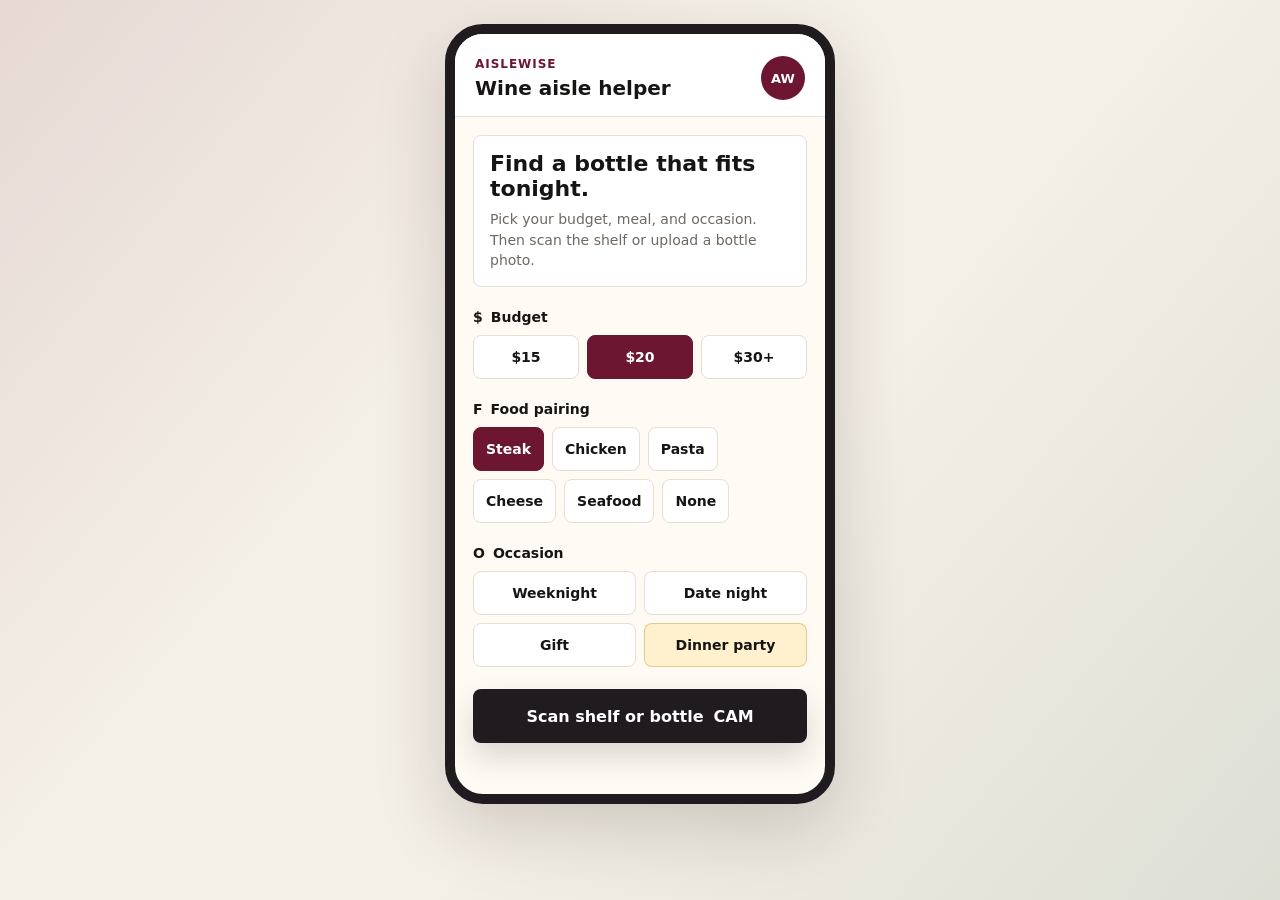
<file: index.html>
<!doctype html>
<html lang="en">
  <head>
    <meta charset="UTF-8" />
    <meta name="viewport" content="width=device-width, initial-scale=1.0" />
    <title>Aislewise MVP</title>
    <script>
      window.GA_MEASUREMENT_ID = "G-S5DX6462WK";
    </script>
    <link rel="stylesheet" href="styles.css" />
  </head>
  <body>
    <main class="app-shell">
      <section class="phone" aria-label="Aislewise clickable prototype">
        <header class="app-header">
          <div>
            <p class="eyebrow">Aislewise</p>
            <h1>Wine aisle helper</h1>
          </div>
          <div class="brand-mark" aria-hidden="true">AW</div>
        </header>

        <section id="screen" class="screen" aria-live="polite"></section>
      </section>
    </main>

    <script src="app.js"></script>
  </body>
</html>
</file>
<file: styles.css>
:root {
  --ink: #171514;
  --muted: #6f6760;
  --line: #e5ded6;
  --paper: #fffaf3;
  --surface: #ffffff;
  --cabernet: #6d1631;
  --rioja: #a53d28;
  --gold: #d8a84d;
  --sage: #4d7b68;
  --night: #201b1e;
  --shadow: 0 24px 70px rgba(42, 29, 22, 0.18);
}

* {
  box-sizing: border-box;
}

body {
  margin: 0;
  min-height: 100vh;
  background:
    linear-gradient(130deg, rgba(109, 22, 49, 0.10), transparent 36%),
    linear-gradient(310deg, rgba(77, 123, 104, 0.14), transparent 42%),
    #f4efe7;
  color: var(--ink);
  font-family:
    Inter, ui-sans-serif, system-ui, -apple-system, BlinkMacSystemFont, "Segoe UI",
    sans-serif;
}

button {
  border: 0;
  color: inherit;
  cursor: pointer;
  font: inherit;
}

button:disabled {
  cursor: wait;
  opacity: 0.72;
}

.app-shell {
  display: flex;
  align-items: flex-start;
  justify-content: center;
  min-height: 100vh;
  padding: 24px;
}

.phone {
  width: min(100%, 390px);
  min-height: 780px;
  overflow: hidden;
  border: 10px solid var(--night);
  border-radius: 38px;
  background: var(--paper);
  box-shadow: var(--shadow);
}

.app-header {
  display: flex;
  align-items: center;
  justify-content: space-between;
  gap: 16px;
  padding: 22px 20px 16px;
  background: var(--surface);
  border-bottom: 1px solid var(--line);
}

.app-header h1 {
  margin: 0;
  letter-spacing: 0;
}

.app-header h1 {
  font-size: 20px;
  line-height: 1.15;
}

.eyebrow {
  margin: 0 0 6px;
  color: var(--cabernet);
  font-size: 12px;
  font-weight: 800;
  letter-spacing: 0.08em;
  text-transform: uppercase;
}

.brand-mark {
  display: grid;
  width: 44px;
  height: 44px;
  place-items: center;
  border-radius: 50%;
  background: var(--cabernet);
  color: white;
  font-size: 13px;
  font-weight: 900;
}

.screen {
  padding: 18px;
}

.intro-panel {
  padding: 16px;
  border: 1px solid var(--line);
  border-radius: 8px;
  background: var(--surface);
}

.intro-panel h2 {
  margin: 0;
  font-size: 22px;
  line-height: 1.12;
  letter-spacing: 0;
}

.intro-panel p {
  margin: 8px 0 0;
  color: var(--muted);
  font-size: 14px;
  line-height: 1.45;
}

.field-group {
  margin-top: 22px;
}

.field-label {
  display: flex;
  align-items: center;
  gap: 8px;
  margin-bottom: 10px;
  font-size: 14px;
  font-weight: 800;
}

.icon {
  display: inline-grid;
  width: 22px;
  height: 22px;
  place-items: center;
  color: var(--cabernet);
}

.segmented,
.chip-row,
.occasion-grid {
  display: grid;
  gap: 8px;
}

.segmented {
  grid-template-columns: repeat(3, 1fr);
}

.occasion-grid {
  grid-template-columns: repeat(2, minmax(0, 1fr));
}

.chip-row {
  display: flex;
  flex-wrap: wrap;
}

.choice {
  min-height: 44px;
  padding: 10px 12px;
  border: 1px solid var(--line);
  border-radius: 8px;
  background: var(--surface);
  color: var(--ink);
  font-size: 14px;
  font-weight: 800;
  transition:
    background 160ms ease,
    border-color 160ms ease,
    color 160ms ease,
    transform 160ms ease;
}

.choice:hover,
.primary-action:hover,
.secondary-action:hover,
.result-card:hover {
  transform: translateY(-1px);
}

.choice.is-active {
  border-color: var(--cabernet);
  background: var(--cabernet);
  color: white;
}

.choice.is-soft-active {
  border-color: rgba(216, 168, 77, 0.55);
  background: #fff1ce;
}

.primary-action,
.secondary-action {
  display: flex;
  align-items: center;
  justify-content: center;
  gap: 10px;
  width: 100%;
  min-height: 54px;
  margin-top: 22px;
  border-radius: 8px;
  font-weight: 900;
  transition:
    transform 160ms ease,
    box-shadow 160ms ease;
}

.primary-action {
  background: var(--night);
  color: white;
  box-shadow: 0 14px 30px rgba(32, 27, 30, 0.16);
}

.secondary-action {
  border: 1px solid var(--line);
  background: var(--surface);
}

.scan-stage {
  padding: 14px;
  border-radius: 8px;
  background: var(--night);
  color: white;
}

.shelf {
  display: grid;
  grid-template-columns: repeat(3, 1fr);
  gap: 9px;
  min-height: 330px;
}

.shelf-slot {
  position: relative;
  display: flex;
  align-items: end;
  justify-content: center;
  overflow: hidden;
  padding: 52px 9px 15px;
  border-radius: 8px;
  background: linear-gradient(180deg, #d9c3a6, #f0dfc3);
}

.price-tag {
  position: absolute;
  top: 12px;
  left: 50%;
  min-width: 58px;
  transform: translateX(-50%);
  border-radius: 4px;
  background: white;
  color: var(--ink);
  font-size: 12px;
  font-weight: 900;
  line-height: 1;
  padding: 8px 7px;
  text-align: center;
}

.bottle {
  position: relative;
  width: 48px;
  border-radius: 24px 24px 7px 7px;
  background:
    linear-gradient(90deg, transparent, rgba(255, 255, 255, 0.08), transparent),
    #26232a;
  box-shadow: inset -8px 0 0 rgba(0, 0, 0, 0.20);
}

.bottle::before {
  content: "";
  position: absolute;
  top: -42px;
  left: 15px;
  width: 18px;
  height: 52px;
  border-radius: 8px 8px 2px 2px;
  background: #26232a;
}

.bottle-label {
  position: absolute;
  right: 5px;
  bottom: 52px;
  left: 5px;
  min-height: 50px;
  display: grid;
  place-items: center;
  border-radius: 4px;
  background: #fff8e9;
  color: var(--ink);
  font-size: 9px;
  font-weight: 900;
  line-height: 1.05;
  padding: 4px;
  text-align: center;
}

.scan-caption {
  display: flex;
  justify-content: space-between;
  gap: 10px;
  margin: 12px 0 0;
  color: rgba(255, 255, 255, 0.78);
  font-size: 12px;
}

.photo-preview {
  display: block;
  width: 100%;
  max-height: 340px;
  object-fit: cover;
  border-radius: 8px;
}

.photo-actions {
  display: grid;
  grid-template-columns: repeat(2, minmax(0, 1fr));
  gap: 10px;
  margin-top: 14px;
}

.upload-target {
  display: grid;
  gap: 5px;
  padding: 15px;
  border: 1px dashed rgba(109, 22, 49, 0.38);
  border-radius: 8px;
  background: rgba(255, 255, 255, 0.72);
  cursor: pointer;
}

.upload-target input {
  position: absolute;
  width: 1px;
  height: 1px;
  overflow: hidden;
  clip: rect(0, 0, 0, 0);
}

.upload-target span {
  font-weight: 900;
}

.upload-target small {
  color: var(--muted);
}

.inline-error {
  margin: 14px 0 0;
  padding: 11px 12px;
  border: 1px solid #eddca9;
  border-radius: 8px;
  background: #fff7dc;
  color: #514432;
  font-size: 13px;
  line-height: 1.45;
}

.detected-list,
.result-list,
.detail-list {
  display: grid;
  gap: 10px;
}

.detected-list {
  margin-top: 16px;
}

.detected-item {
  display: grid;
  grid-template-columns: 1fr auto;
  gap: 12px;
  align-items: center;
  padding: 13px;
  border: 1px solid var(--line);
  border-radius: 8px;
  background: var(--surface);
}

.detected-item strong,
.result-card h3 {
  display: block;
  line-height: 1.18;
}

.detected-item span,
.filters span,
.subtle {
  color: var(--muted);
  font-size: 12px;
}

.check {
  color: var(--sage);
  font-weight: 1000;
}

.filters {
  display: flex;
  flex-wrap: wrap;
  gap: 7px;
  margin-bottom: 18px;
  padding: 14px;
  border: 1px solid var(--line);
  border-radius: 8px;
  background: var(--surface);
}

.filters span {
  border-radius: 999px;
  background: #f0e8df;
  padding: 7px 10px;
  color: var(--ink);
  font-weight: 800;
}

.screen-title {
  margin: 0 0 12px;
  font-size: 24px;
  letter-spacing: 0;
}

.result-card {
  width: 100%;
  padding: 16px;
  border: 1px solid var(--line);
  border-radius: 8px;
  background: var(--surface);
  text-align: left;
  transition:
    transform 160ms ease,
    border-color 160ms ease;
}

.result-card.top {
  border-color: var(--night);
  background: var(--night);
  color: white;
}

.result-card h3 {
  margin: 12px 0 4px;
  font-size: 18px;
}

.result-head {
  display: grid;
  grid-template-columns: minmax(0, 1fr) 58px;
  gap: 14px;
}

.result-head > div:first-child {
  min-width: 0;
}

.badge-row {
  display: flex;
  flex-wrap: wrap;
  gap: 6px;
}

.badge {
  border-radius: 999px;
  padding: 6px 8px;
  background: #efe8df;
  color: var(--ink);
  font-size: 11px;
  font-weight: 900;
}

.top .badge {
  background: rgba(255, 255, 255, 0.13);
  color: white;
}

.top .badge.gold {
  background: var(--gold);
  color: var(--ink);
}

.match {
  min-width: 54px;
  text-align: right;
  font-weight: 1000;
}

.match strong {
  display: block;
  font-size: 28px;
}

.reason {
  margin: 13px 0 0;
  color: var(--muted);
  font-size: 14px;
  line-height: 1.45;
}

.top .reason,
.top .subtle {
  color: rgba(255, 255, 255, 0.76);
}

.drawer-backdrop {
  position: fixed;
  inset: 0;
  display: flex;
  align-items: end;
  justify-content: center;
  padding: 18px;
  background: rgba(20, 16, 18, 0.52);
}

.drawer {
  width: min(100%, 390px);
  padding: 20px;
  border-radius: 8px;
  background: white;
  box-shadow: var(--shadow);
}

.drawer-head {
  display: grid;
  grid-template-columns: 1fr auto;
  gap: 16px;
}

.drawer h2 {
  margin: 0;
  font-size: 21px;
  letter-spacing: 0;
}

.close-button {
  width: 38px;
  height: 38px;
  border-radius: 50%;
  background: #f0e8df;
  font-size: 22px;
  line-height: 1;
}

.detail-list {
  margin: 16px 0;
}

.detail-item,
.trust-note {
  display: flex;
  gap: 10px;
  padding: 12px;
  border-radius: 8px;
  line-height: 1.45;
}

.detail-item {
  background: #f8f2ec;
  font-size: 14px;
}

.trust-note {
  border: 1px solid #eddca9;
  background: #fff7dc;
  color: #514432;
  font-size: 13px;
}

@media (max-width: 860px) {
  .app-shell {
    padding: 18px;
  }

  .phone {
    margin: 0 auto;
    min-height: 730px;
  }

}

@media (max-width: 440px) {
  .app-shell {
    padding: 0;
  }

  .phone {
    width: 100%;
    min-height: 100vh;
    border: 0;
    border-radius: 0;
  }

  .drawer {
    width: 100%;
  }
}
</file>
